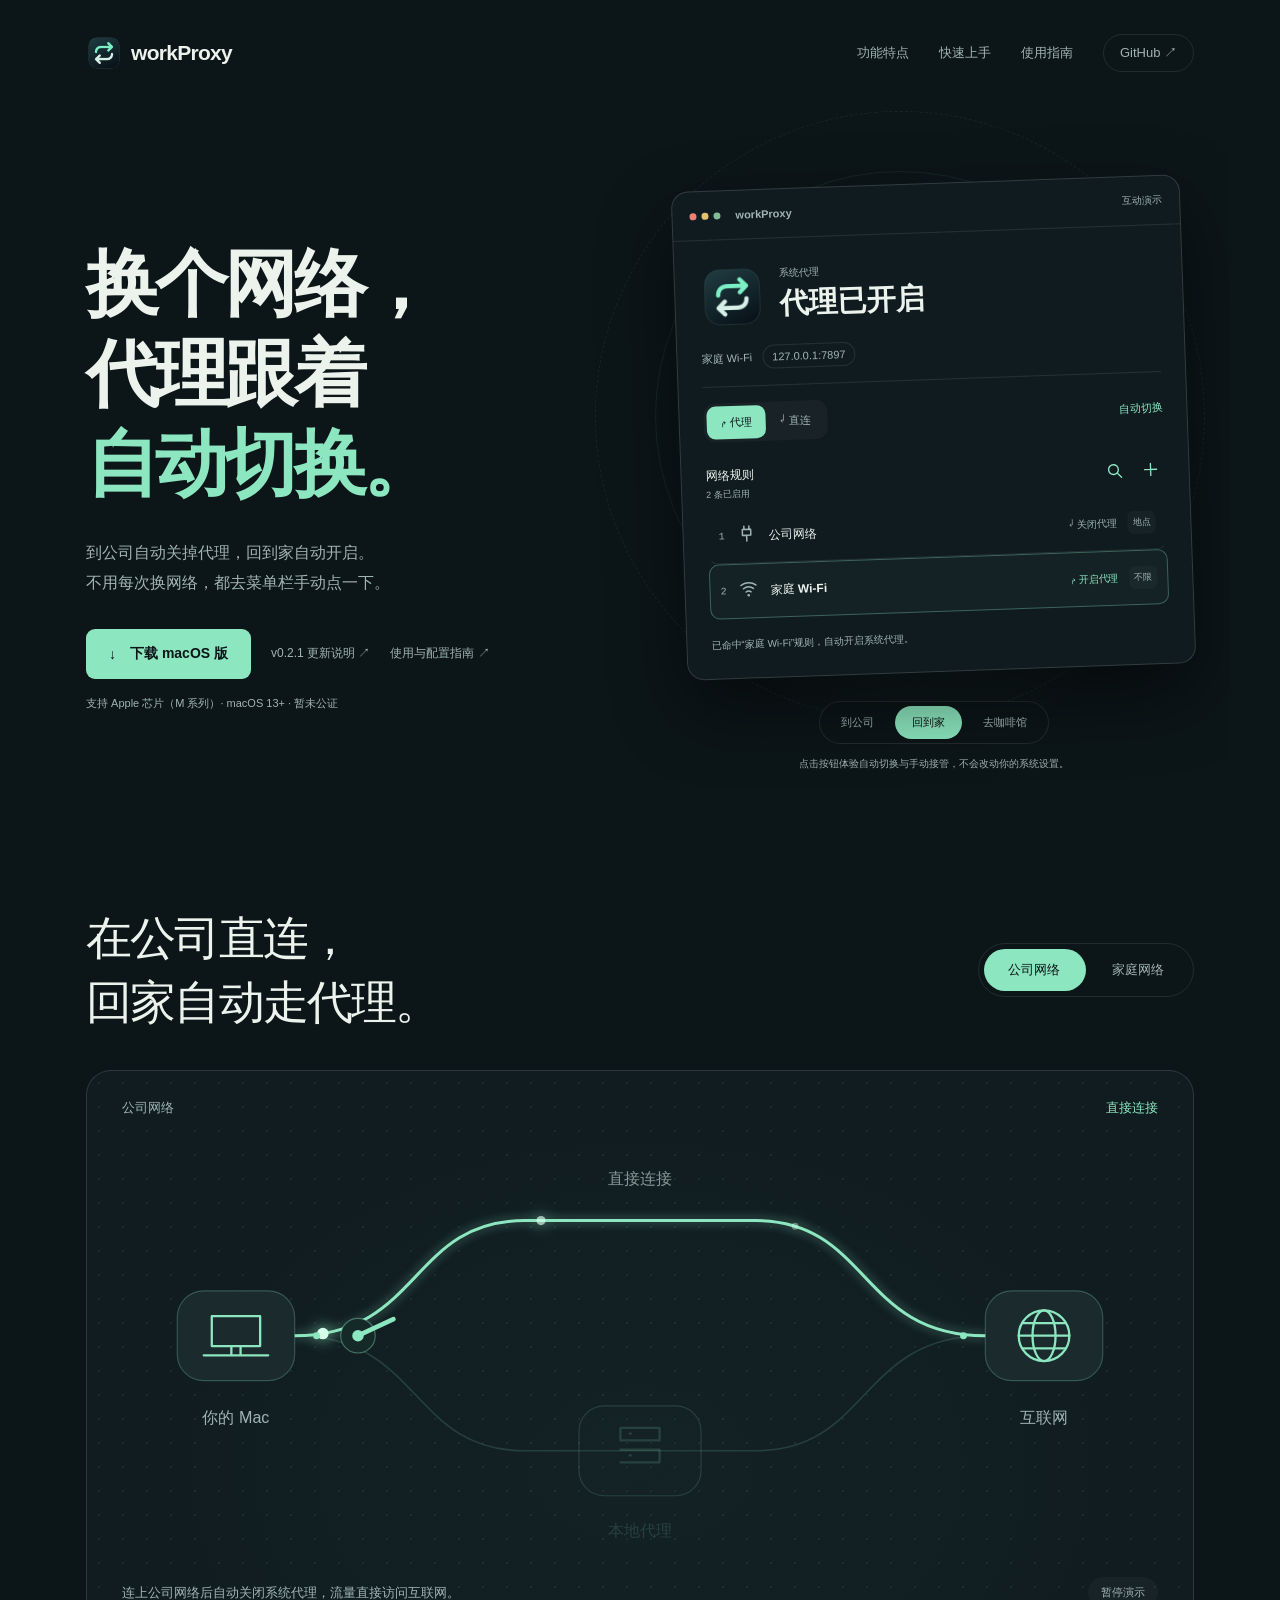
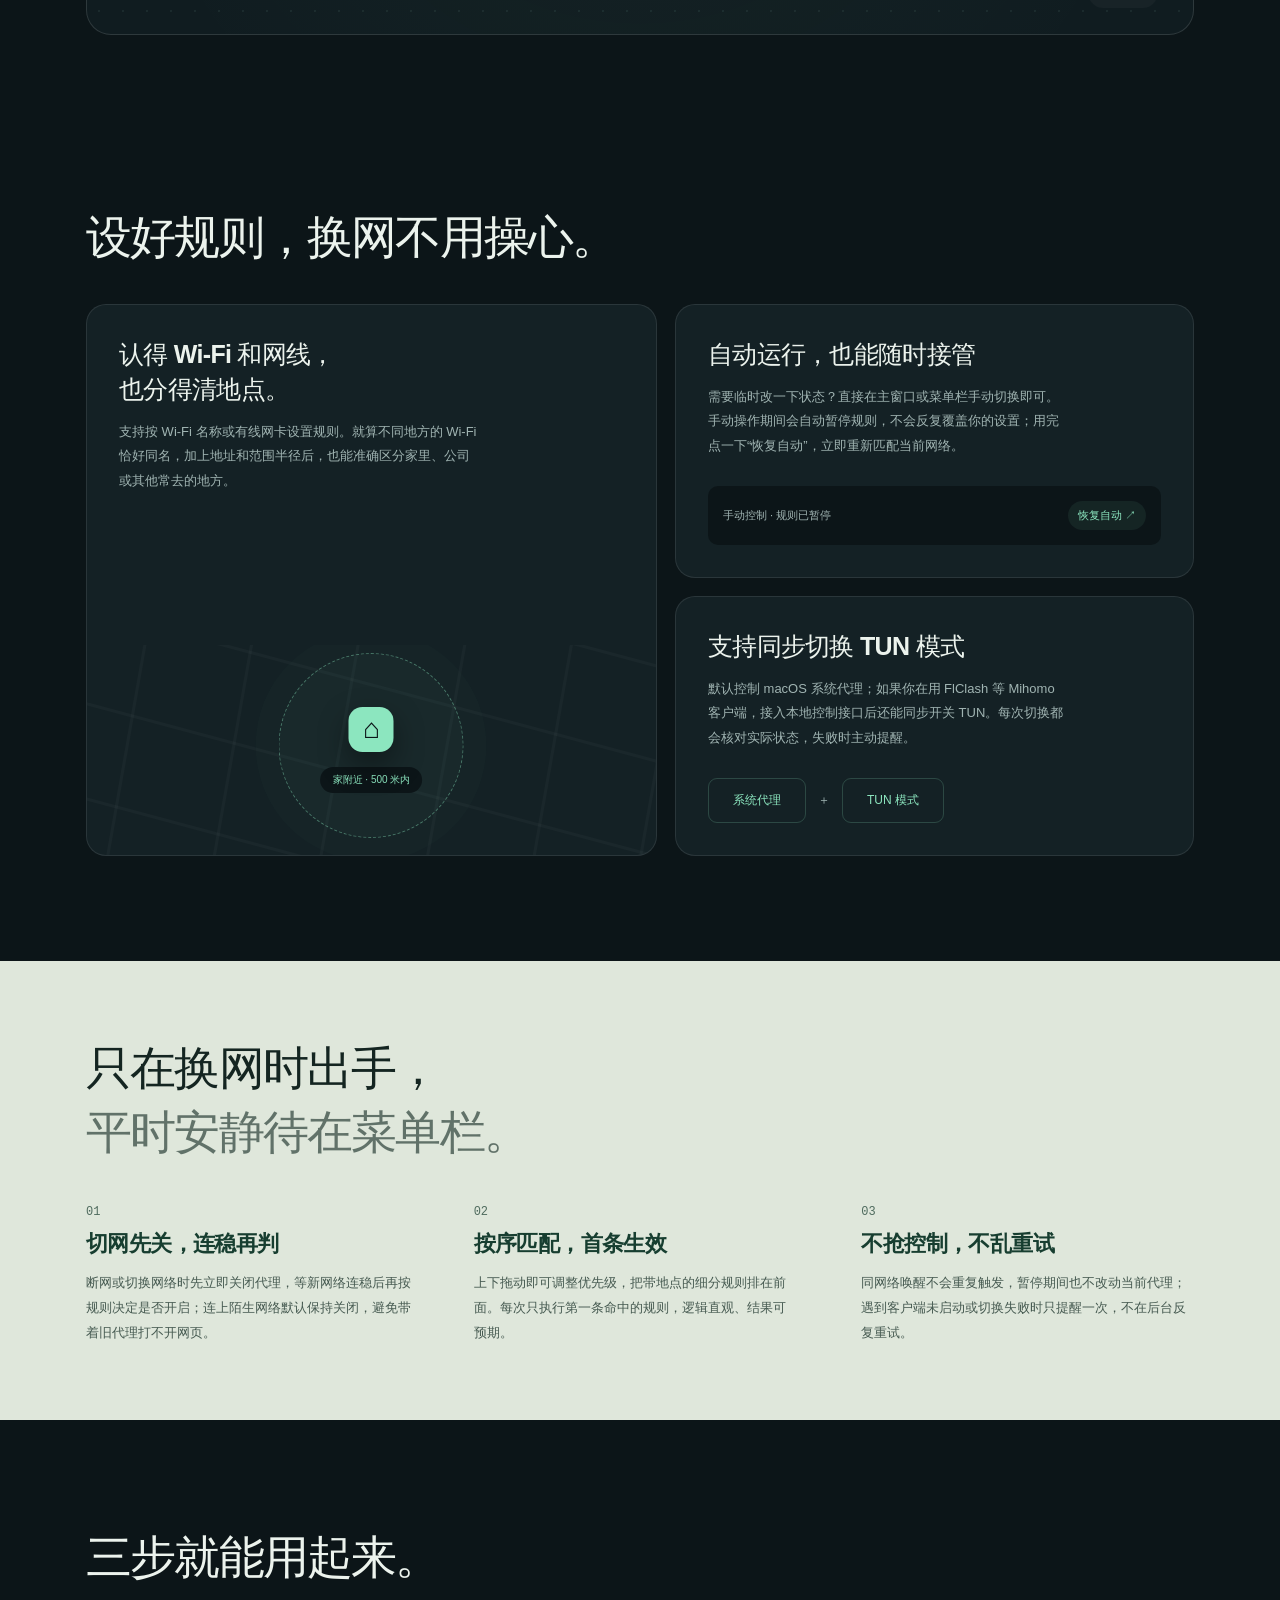
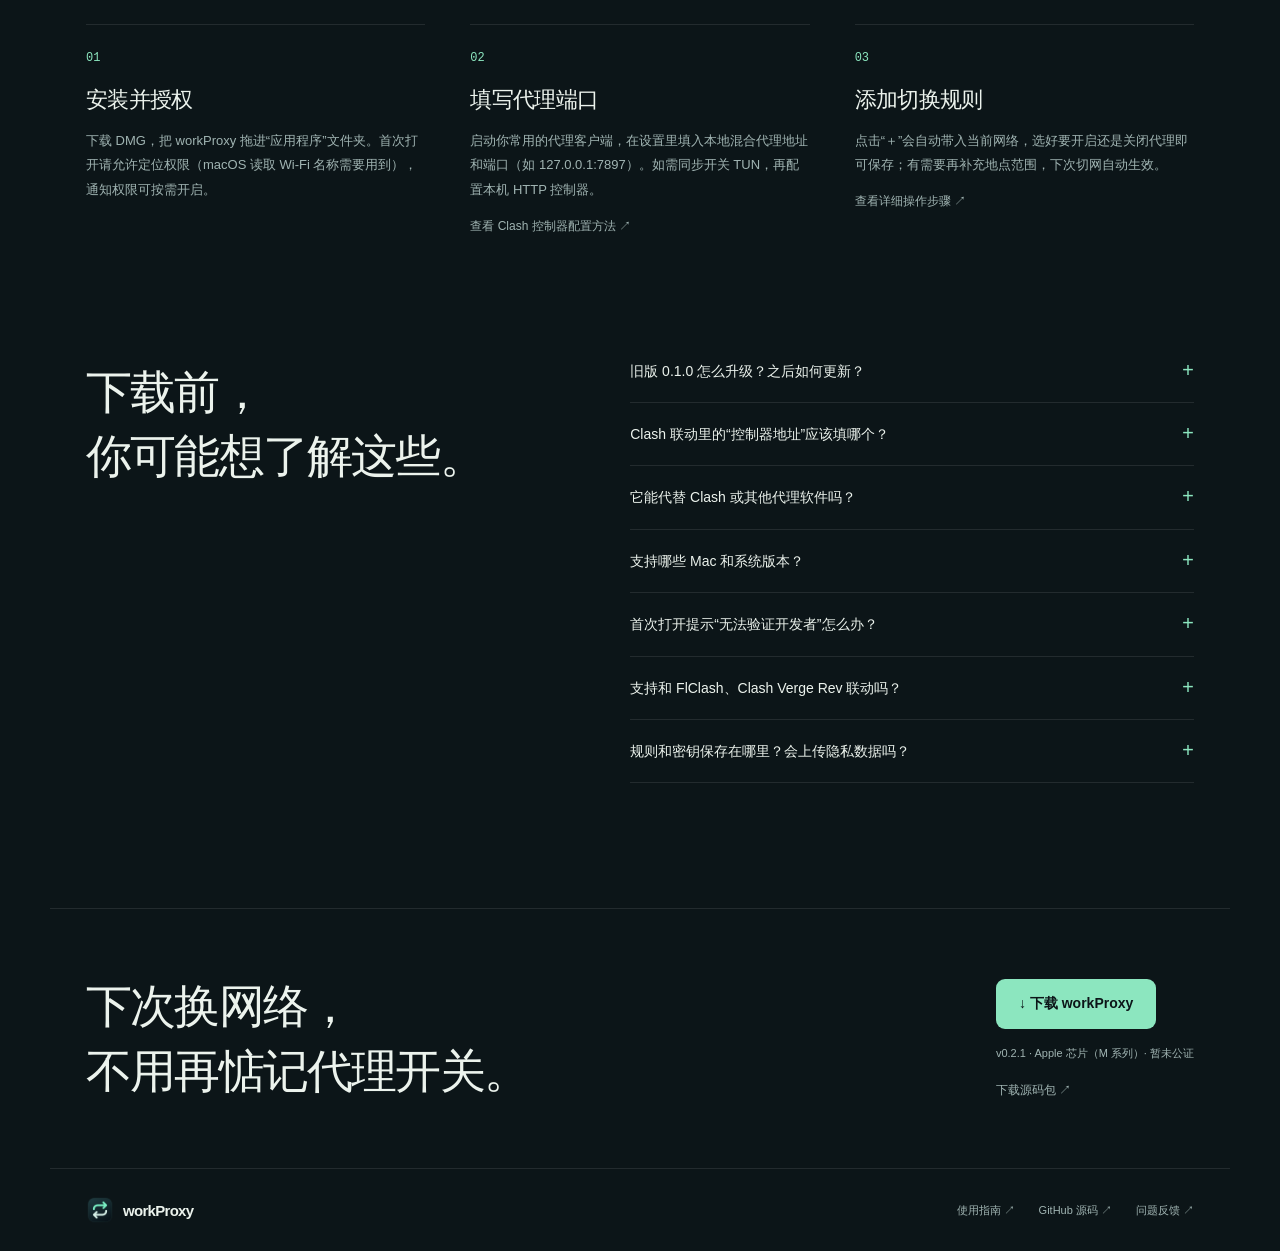
<file: site/index.html>
<!doctype html>
<html lang="zh-CN">
<head>
<meta charset="utf-8">
<meta name="viewport" content="width=device-width, initial-scale=1">
<meta name="theme-color" content="#0c1518">
<meta name="description" content="workProxy 是一款原生 macOS 菜单栏小工具，可根据 Wi-Fi、有线网络和所在地点自动开关系统代理，并支持联动切换 Mihomo TUN 模式。">
<meta property="og:title" content="workProxy — 换个网络，代理自动切换">
<meta property="og:description" content="到公司自动关代理，回到家自动开启。不用每次换网都去菜单栏手动点一下。">
<meta property="og:type" content="website">
<title>workProxy — 换个网络，代理自动切换</title>
<link rel="icon" href="./icon.png">
<link rel="stylesheet" href="./style.css">
<script src="./app.js" defer></script>
</head>
<body>
<a class="skip" href="#main">跳到主要内容</a>
<header class="nav wrap">
<a class="brand" href="./"><img src="./icon.png" width="36" height="36" alt="">workProxy</a>
<nav aria-label="主导航"><a href="#features">功能特点</a><a href="#start">快速上手</a><a href="./guide.html">使用指南</a><a class="github" href="https://github.com/sawyerfeng/workProxy">GitHub <span aria-hidden="true">↗</span></a></nav>
</header>
<main id="main">
<section class="hero wrap">
<div class="hero-copy">
<h1>换个网络，<br>代理跟着<br><em>自动切换。</em></h1>
<p class="intro">到公司自动关掉代理，回到家自动开启。<br>不用每次换网络，都去菜单栏手动点一下。</p>
<div class="actions"><a class="button primary" href="https://github.com/sawyerfeng/workProxy/releases/download/v0.2.1/workProxy-0.2.1-macos-arm64.dmg"><span aria-hidden="true">↓</span> 下载 macOS 版</a><a class="text-link" href="https://github.com/sawyerfeng/workProxy/releases/tag/v0.2.1">v0.2.1 更新说明 ↗</a><a class="text-link" href="./guide.html">使用与配置指南 ↗</a></div>
<p class="download-note">支持 Apple 芯片（M 系列）· macOS 13+ · 暂未公证</p>
</div>
<div class="hero-demo">
<div class="orbit orbit-one"></div><div class="orbit orbit-two"></div>
<div class="app-window">
<div class="window-title"><span class="traffic" aria-hidden="true"><i></i><i></i><i></i></span><span>workProxy</span><span class="demo-tag">互动演示</span></div>
<div class="window-content">
<div class="connection">
<div class="network-symbol" aria-hidden="true"><img src="./icon.png" width="64" height="64" alt=""></div>
<div><span class="tiny">系统代理</span><strong id="proxy-state" aria-live="polite">代理已开启</strong></div>
</div>
<div class="network-line"><span id="network-name">家庭 Wi-Fi</span><span class="endpoint-chip">127.0.0.1:7897</span></div>
<div class="demo-controls"><div role="group" aria-label="演示手动开关"><button data-proxy="on" aria-pressed="true">↱ 代理</button><button data-proxy="off" aria-pressed="false">↲ 直连</button></div><button id="demo-auto" aria-pressed="true">自动切换</button></div>
<div class="rules-title"><div><span>网络规则</span><span class="rule-count">2 条已启用</span></div><div class="demo-tools"><button id="demo-search-toggle" aria-label="搜索演示规则" aria-expanded="false" aria-controls="demo-search"><svg viewBox="0 0 24 24" aria-hidden="true"><circle cx="10.5" cy="10.5" r="6.5"/><path d="m16 16 5 5"/></svg></button><a href="./guide.html#rules" aria-label="查看添加规则说明"><svg viewBox="0 0 24 24" aria-hidden="true"><path d="M12 4v16M4 12h16"/></svg></a></div></div>
<input id="demo-search" type="search" aria-label="搜索演示规则" placeholder="搜索规则或网络名称" hidden>
<div class="rule" data-rule="office"><span class="rule-priority">1</span><span class="rule-icon" aria-hidden="true"><svg viewBox="0 0 24 24"><path d="M9 3v4m6-4v4M7 7h10v7H7zm5 7v7"/></svg></span><div><strong>公司网络</strong></div><span class="rule-action off">↲ 关闭代理</span><span class="rule-location" title="指定地点：办公室 · 500 米内">地点</span></div>
<div class="rule active" data-rule="home"><span class="rule-priority">2</span><span class="rule-icon" aria-hidden="true"><svg viewBox="0 0 24 24"><path d="M3 8a15 15 0 0 1 18 0M6 12a10 10 0 0 1 12 0M9 16a5 5 0 0 1 6 0"/><circle cx="12" cy="20" r=".7"/></svg></span><div><strong>家庭 Wi-Fi</strong></div><span class="rule-action">↱ 开启代理</span><span class="rule-location" title="不限地点">不限</span></div>
<p id="demo-no-results" hidden>没有找到匹配的规则</p>
<div class="demo-result" id="demo-result">已命中“家庭 Wi-Fi”规则，自动开启系统代理。</div>
</div>
</div>
<div class="scene-picker" role="group" aria-label="切换演示场景">
<button data-scene="office" aria-pressed="false">到公司</button><button data-scene="home" aria-pressed="true">回到家</button><button data-scene="cafe" aria-pressed="false">去咖啡馆</button>
</div>
<p class="demo-note">点击按钮体验自动切换与手动接管，不会改动你的系统设置。</p>
</div>
</section>
<section class="journey wrap section" aria-label="网络流向示意">
<div class="journey-heading"><h2>在公司直连，<br>回家自动走代理。</h2><div class="journey-controls" role="group" aria-label="选择演示网络"><button data-route="direct" aria-pressed="true">公司网络</button><button data-route="proxy" aria-pressed="false">家庭网络</button></div></div>
<div class="journey-panel" data-route="direct">
<div class="journey-grid" aria-hidden="true"></div>
<div class="journey-caption"><span id="journey-label">公司网络</span><strong id="journey-state" aria-live="polite">直接连接</strong></div>
<svg class="route-diagram" viewBox="0 0 900 400" role="img" aria-label="示意图：在公司网络下 Mac 直接连接互联网；在家庭网络下流量经由本地代理转发">
<defs>
<path id="direct-path" d="M150 190C260 190 250 90 350 90H550C650 90 640 190 750 190"/>
<path id="proxy-path" d="M150 190C260 190 250 290 350 290H550C650 290 640 190 750 190"/>
</defs>
<g class="connection-track direct-track"><use href="#direct-path" class="route-base"/>
<text x="450" y="58">直接连接</text>
</g>
<g class="connection-track proxy-track"><use href="#proxy-path" class="route-base"/>
</g>
<g class="active-stream" aria-hidden="true">
<path class="active-glow" d="M150 190C260 190 250 90 350 90H550C650 90 640 190 750 190"/>
<path class="active-route" d="M150 190C260 190 250 90 350 90H550C650 90 640 190 750 190"/>
<circle class="flow-packet" r="5"/><circle class="flow-packet" r="4"/><circle class="flow-packet" r="3"/>
</g>
<g class="proxy-server"><rect x="397" y="251" width="106" height="78" rx="22"/>
<path d="M433 270H467V281H433ZM433 289H467V300H433M441 275H442M441 294H442"/>
<text x="450" y="364">本地代理</text></g>
<g class="switch-gate" aria-hidden="true"><circle cx="205" cy="190" r="15"/><path class="switch-lever" d="M205 190L239 190"/><circle class="switch-hub" cx="205" cy="190" r="5"/></g>
<g class="endpoint computer"><rect x="48" y="151" width="102" height="78" rx="23"/><path d="M78 173H120V199H78ZM71 207H127M95 199V207M103 199V207"/><text x="99" y="266">你的 Mac</text></g>
<g class="endpoint internet"><rect x="750" y="151" width="102" height="78" rx="23"/><circle cx="801" cy="190" r="22"/><ellipse cx="801" cy="190" rx="10" ry="22"/><path d="M779 190H823M782 179H820M782 201H820"/><text x="801" y="266">互联网</text></g>
<circle class="junction" cx="169" cy="190" r="3"/><circle class="junction" cx="731" cy="190" r="3"/>
</svg>
<div class="journey-bottom"><p id="journey-detail">连上公司网络后自动关闭系统代理，流量直接访问互联网。</p><button class="motion-toggle" aria-pressed="false" aria-label="暂停自动演示">暂停演示</button></div>
</div>
</section>
<section id="features" class="features wrap section">
<div class="section-heading"><h2>设好规则，换网不用操心。</h2></div>
<div class="feature-grid">
<article class="feature large"><h3>认得 Wi-Fi 和网线，<br>也分得清地点。</h3><p>支持按 Wi-Fi 名称或有线网卡设置规则。就算不同地方的 Wi-Fi 恰好同名，加上地址和范围半径后，也能准确区分家里、公司或其他常去的地方。</p><div class="map-art" aria-hidden="true"><div class="map-radius"></div><span class="map-pin">⌂</span><span class="map-label">家附近 · 500 米内</span><span class="map-road road-a"></span><span class="map-road road-b"></span></div></article>
<article class="feature"><h3>自动运行，也能随时接管</h3><p>需要临时改一下状态？直接在主窗口或菜单栏手动切换即可。手动操作期间会自动暂停规则，不会反复覆盖你的设置；用完点一下“恢复自动”，立即重新匹配当前网络。</p><div class="control-art" aria-hidden="true"><span>手动控制 · 规则已暂停</span><span class="pill">恢复自动 ↗</span></div></article>
<article class="feature"><h3>支持同步切换 TUN 模式</h3><p>默认控制 macOS 系统代理；如果你在用 FlClash 等 Mihomo 客户端，接入本地控制接口后还能同步开关 TUN。每次切换都会核对实际状态，失败时主动提醒。</p><div class="tun-art" aria-hidden="true"><span>系统代理</span><i>＋</i><span>TUN 模式</span></div></article>
</div>
</section>
<section class="quiet-band">
<div class="wrap quiet-content"><h2>只在换网时出手，<br><span>平时安静待在菜单栏。</span></h2><div class="quiet-facts"><p><b><span>01</span>切网先关，连稳再判</b>断网或切换网络时先立即关闭代理，等新网络连稳后再按规则决定是否开启；连上陌生网络默认保持关闭，避免带着旧代理打不开网页。</p><p><b><span>02</span>按序匹配，首条生效</b>上下拖动即可调整优先级，把带地点的细分规则排在前面。每次只执行第一条命中的规则，逻辑直观、结果可预期。</p><p><b><span>03</span>不抢控制，不乱重试</b>同网络唤醒不会重复触发，暂停期间也不改动当前代理；遇到客户端未启动或切换失败时只提醒一次，不在后台反复重试。</p></div></div>
</section>
<section id="start" class="section wrap start">
<div class="section-heading"><h2>三步就能用起来。</h2></div>
<ol class="steps"><li><span>01</span><h3>安装并授权</h3><p>下载 DMG，把 workProxy 拖进“应用程序”文件夹。首次打开请允许定位权限（macOS 读取 Wi-Fi 名称需要用到），通知权限可按需开启。</p></li><li><span>02</span><h3>填写代理端口</h3><p>启动你常用的代理客户端，在设置里填入本地混合代理地址和端口（如 127.0.0.1:7897）。如需同步开关 TUN，再配置本机 HTTP 控制器。</p><a class="text-link" href="./guide.html#controller">查看 Clash 控制器配置方法 ↗</a></li><li><span>03</span><h3>添加切换规则</h3><p>点击“＋”会自动带入当前网络，选好要开启还是关闭代理即可保存；有需要再补充地点范围，下次切网自动生效。</p><a class="text-link" href="./guide.html#rules">查看详细操作步骤 ↗</a></li></ol>
</section>
<section class="faq wrap section">
<div><h2>下载前，<br>你可能想了解这些。</h2></div>
<div class="questions">
<details><summary>旧版 0.1.0 怎么升级？之后如何更新？</summary><p>如果你还在用 0.1.0，请先手动下载安装一次最新版 DMG（拖入“应用程序”覆盖旧版）。从 0.2.0 起已内置自动更新功能，后续可直接在应用内检查、下载并完成安装，也可在设置中关闭自动检查。<a href="./guide.html#updates">查看更新说明 ↗</a></p></details>
<details><summary>Clash 联动里的“控制器地址”应该填哪个？</summary><p>请填写客户端开放的本机 HTTP 外部控制器地址（例如 <code>http://127.0.0.1:9090</code>），不要填成代理流量端口（如 7897）或带 <code>/ui</code> 的网页面板地址。<a href="./guide.html#controller">查看 FlClash / Clash Verge Rev 配置指南 ↗</a></p></details>
<details><summary>它能代替 Clash 或其他代理软件吗？</summary><p>不能。workProxy 本身不提供节点、订阅或代理服务，它只负责按规则帮你自动开关代理，需要配合 Clash、FlClash、Clash Verge Rev 等已有客户端一起使用。</p></details>
<details><summary>支持哪些 Mac 和系统版本？</summary><p>目前提供的 DMG 安装包支持搭载 Apple 芯片（M 系列）的 Mac，系统要求 macOS 13 及以上。Intel 机型可以拉取源码自行编译，但暂未经过真机测试。</p></details>
<details><summary>首次打开提示“无法验证开发者”怎么办？</summary><p>应用目前使用本地临时签名打包，暂未经过 Apple 公证，首次打开可能会被系统安全检查拦截。确认安装包来自官方 GitHub Releases 后，可在“系统设置 → 隐私与安全性”中手动允许运行，也可以直接下载源码自行构建。</p></details>
<details><summary>支持和 FlClash、Clash Verge Rev 联动吗？</summary><p>只要客户端开启了本机 Mihomo HTTP 外部控制器，填好地址和密钥即可联动（目前已在 FlClash 上实测，Clash Verge Rev 尚未完整验证）。建议同时关掉客户端自带的“系统代理守护”，避免两边互相覆盖。另外，系统代理和 TUN 是分步切换的，若客户端重启重载或某一步未生效，界面都会明确提示。</p></details>
<details><summary>规则和密钥保存在哪里？会上传隐私数据吗？</summary><p>所有规则、地点坐标和控制器密钥都只保存在本机的 <code>~/Library/Application Support/workProxy/settings.json</code> 中（仅当前用户可读写）。密钥目前以明文存储，暂未接入系统钥匙串，反馈问题时请不要上传该文件。除搜索地址、展示地图（调用 Apple 系统服务）和检查更新外，应用不会联网发送任何数据。</p></details>
</div>
</section>
<section class="final-cta wrap"><div><h2>下次换网络，<br>不用再惦记代理开关。</h2></div><div><a class="button primary" href="https://github.com/sawyerfeng/workProxy/releases/download/v0.2.1/workProxy-0.2.1-macos-arm64.dmg">↓ 下载 workProxy</a><p class="download-note">v0.2.1 · Apple 芯片（M 系列）· 暂未公证</p><a class="text-link" href="https://github.com/sawyerfeng/workProxy/releases/download/v0.2.1/workProxy-0.2.1-source.zip">下载源码包 ↗</a></div></section>
</main>
<footer class="wrap"><a class="brand" href="./"><img src="./icon.png" width="28" height="28" alt="">workProxy</a><div><a href="./guide.html">使用指南 ↗</a><a href="https://github.com/sawyerfeng/workProxy/tree/main">GitHub 源码 ↗</a><a href="https://github.com/sawyerfeng/workProxy/issues">问题反馈 ↗</a></div></footer>
</body>
</html>
</file>
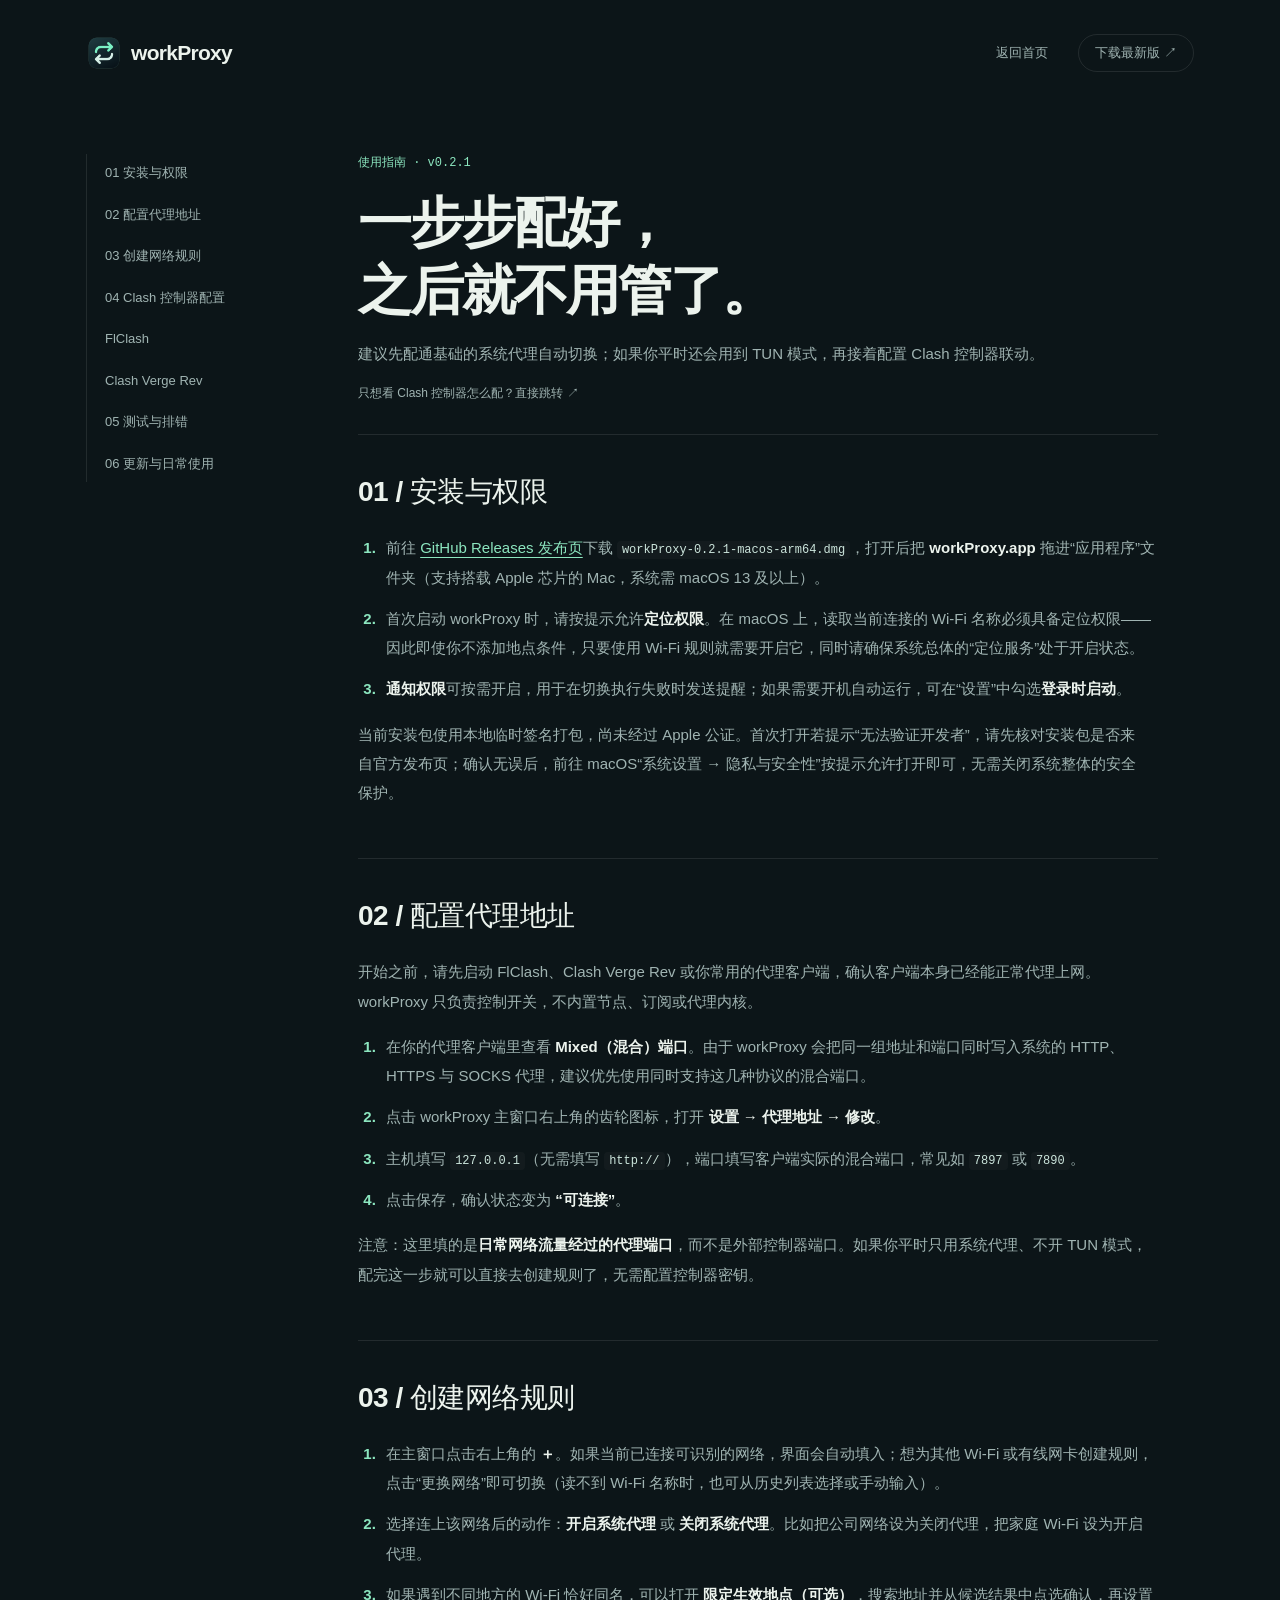
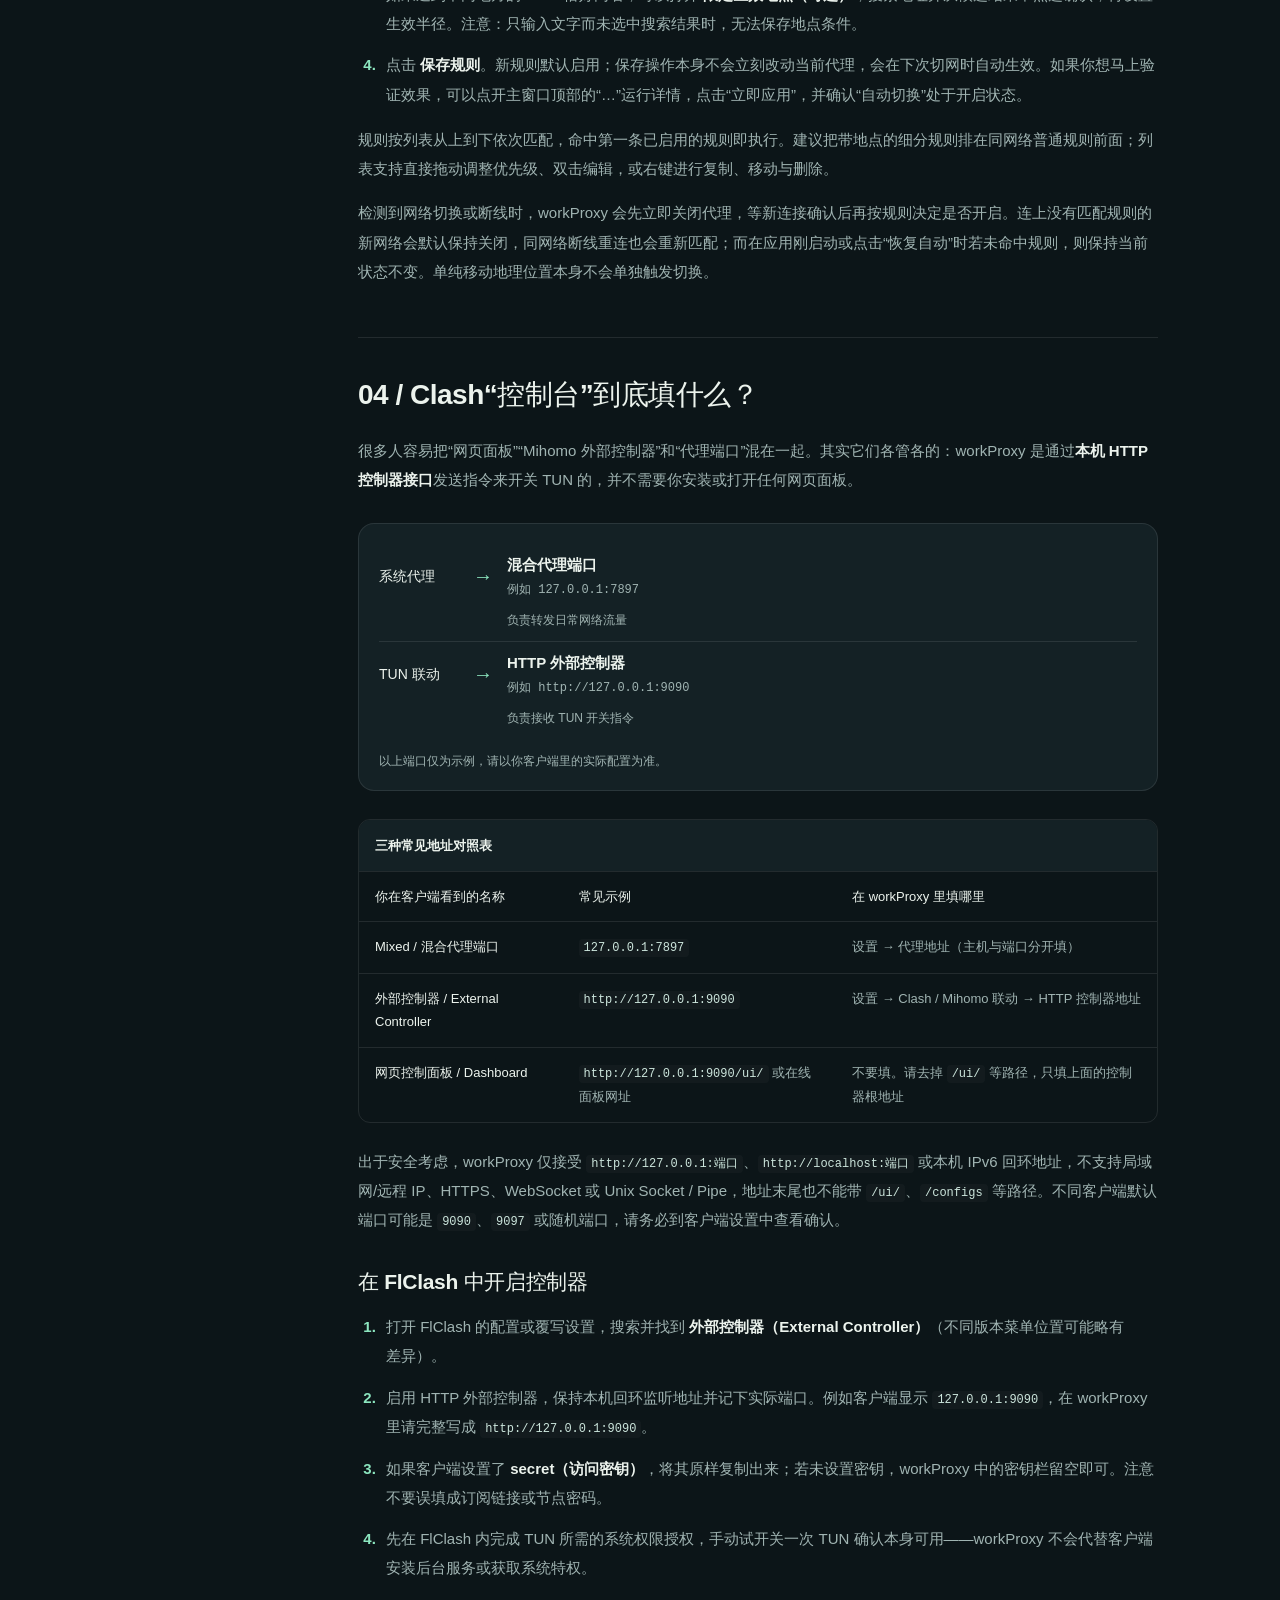
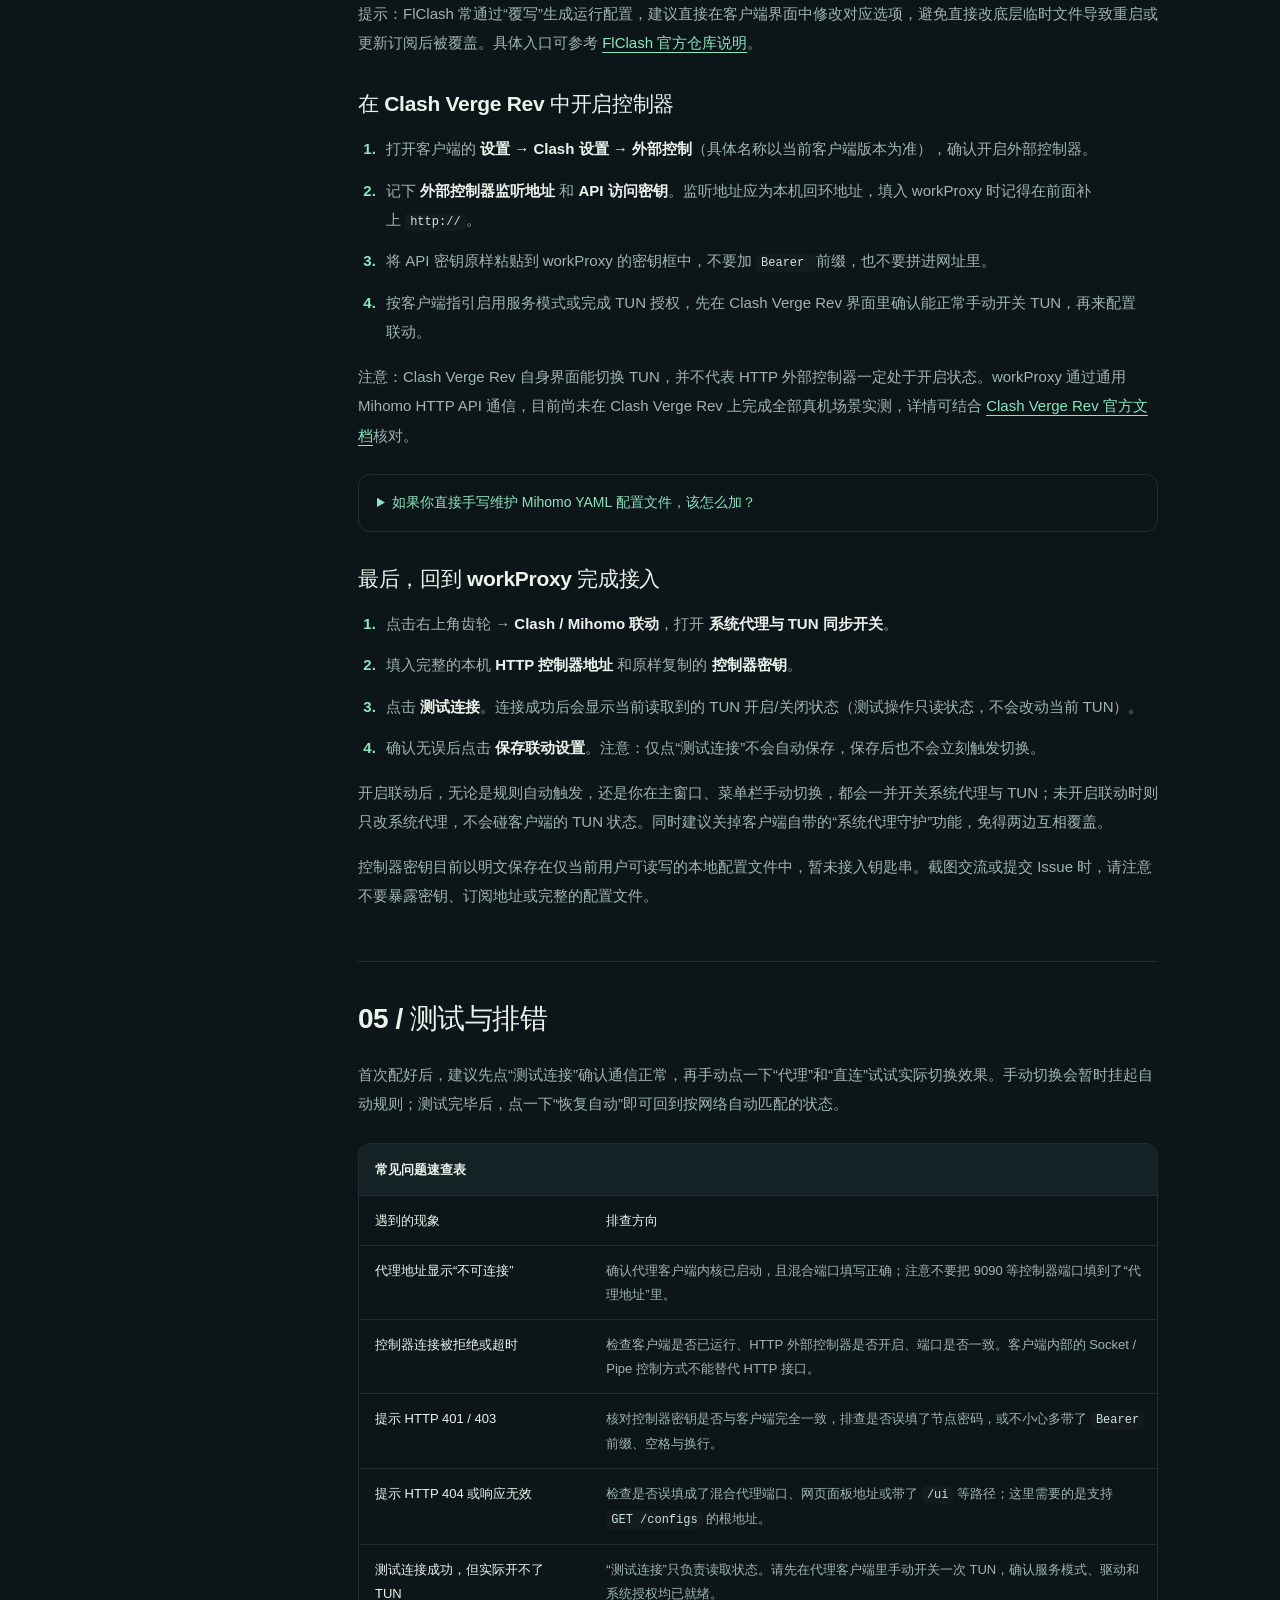
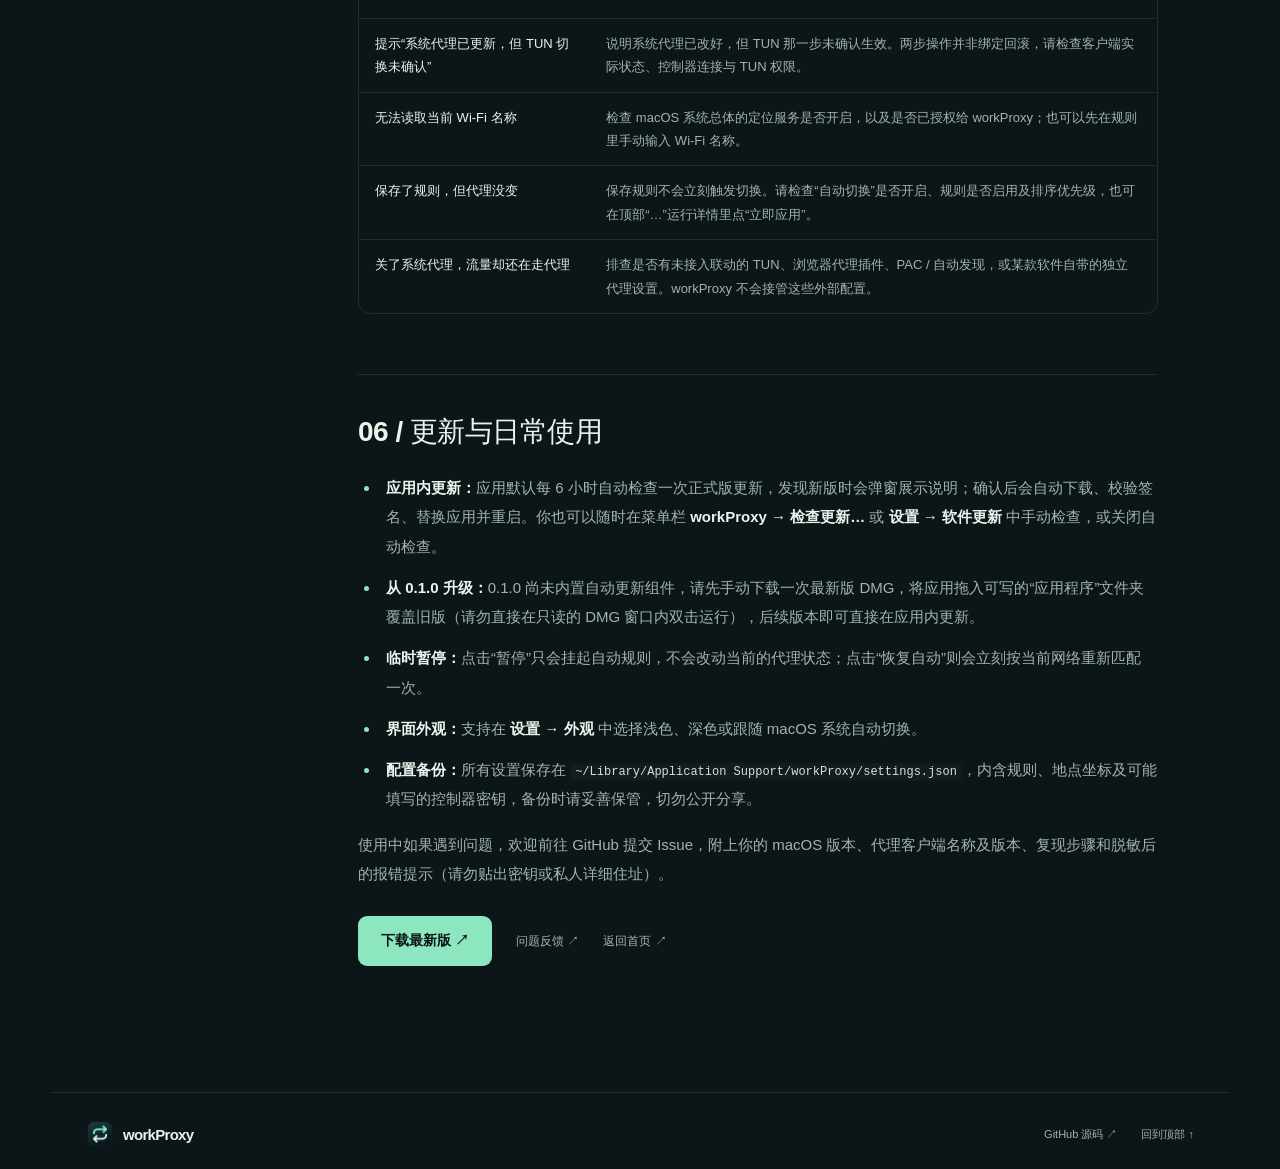
<file: site/guide.html>
<!doctype html>
<html lang="zh-CN">
<head>
<meta charset="utf-8">
<meta name="viewport" content="width=device-width, initial-scale=1">
<meta name="theme-color" content="#0c1518">
<meta name="description" content="workProxy 使用与配置指南：首次安装授权、本地代理端口设置、网络与地点规则创建，以及 FlClash / Clash Verge Rev 的 HTTP 控制器与 TUN 联动配置。">
<title>使用与配置指南 — workProxy</title>
<link rel="icon" href="./icon.png">
<link rel="stylesheet" href="./style.css">
<link rel="stylesheet" href="./guide.css">
</head>
<body class="guide-page">
<a class="skip" href="#main">跳到主要内容</a>
<header class="nav wrap"><a class="brand" href="./"><img src="./icon.png" width="36" height="36" alt="">workProxy</a><nav aria-label="主导航"><a href="./">返回首页</a><a class="github" href="https://github.com/sawyerfeng/workProxy/releases/latest">下载最新版 ↗</a></nav></header>
<div class="guide-layout wrap">
<aside class="guide-sidebar"><nav aria-label="文档目录"><a href="#install">01 安装与权限</a><a href="#proxy">02 配置代理地址</a><a href="#rules">03 创建网络规则</a><a href="#controller">04 Clash 控制器配置</a><a href="#flclash">FlClash</a><a href="#verge">Clash Verge Rev</a><a href="#verify">05 测试与排错</a><a href="#updates">06 更新与日常使用</a></nav></aside>
<main id="main" class="guide-content">
<div class="guide-heading"><span class="release-label">使用指南 · v0.2.1</span><h1>一步步配好，<br>之后就不用管了。</h1><p>建议先配通基础的系统代理自动切换；如果你平时还会用到 TUN 模式，再接着配置 Clash 控制器联动。</p><a class="text-link" href="#controller">只想看 Clash 控制器怎么配？直接跳转 ↗</a></div>

<section id="install"><h2>01 / 安装与权限</h2>
<ol><li>前往 <a href="https://github.com/sawyerfeng/workProxy/releases/latest">GitHub Releases 发布页</a>下载 <code>workProxy-0.2.1-macos-arm64.dmg</code>，打开后把 <strong>workProxy.app</strong> 拖进“应用程序”文件夹（支持搭载 Apple 芯片的 Mac，系统需 macOS 13 及以上）。</li><li>首次启动 workProxy 时，请按提示允许<strong>定位权限</strong>。在 macOS 上，读取当前连接的 Wi-Fi 名称必须具备定位权限——因此即使你不添加地点条件，只要使用 Wi-Fi 规则就需要开启它，同时请确保系统总体的“定位服务”处于开启状态。</li><li><strong>通知权限</strong>可按需开启，用于在切换执行失败时发送提醒；如果需要开机自动运行，可在“设置”中勾选<strong>登录时启动</strong>。</li></ol>
<p>当前安装包使用本地临时签名打包，尚未经过 Apple 公证。首次打开若提示“无法验证开发者”，请先核对安装包是否来自官方发布页；确认无误后，前往 macOS“系统设置 → 隐私与安全性”按提示允许打开即可，无需关闭系统整体的安全保护。</p>
</section>

<section id="proxy"><h2>02 / 配置代理地址</h2>
<p>开始之前，请先启动 FlClash、Clash Verge Rev 或你常用的代理客户端，确认客户端本身已经能正常代理上网。workProxy 只负责控制开关，不内置节点、订阅或代理内核。</p>
<ol><li>在你的代理客户端里查看 <strong>Mixed（混合）端口</strong>。由于 workProxy 会把同一组地址和端口同时写入系统的 HTTP、HTTPS 与 SOCKS 代理，建议优先使用同时支持这几种协议的混合端口。</li><li>点击 workProxy 主窗口右上角的齿轮图标，打开 <strong>设置 → 代理地址 → 修改</strong>。</li><li>主机填写 <code>127.0.0.1</code>（无需填写 <code>http://</code>），端口填写客户端实际的混合端口，常见如 <code>7897</code> 或 <code>7890</code>。</li><li>点击保存，确认状态变为 <strong>“可连接”</strong>。</li></ol>
<p>注意：这里填的是<strong>日常网络流量经过的代理端口</strong>，而不是外部控制器端口。如果你平时只用系统代理、不开 TUN 模式，配完这一步就可以直接去创建规则了，无需配置控制器密钥。</p>
</section>

<section id="rules"><h2>03 / 创建网络规则</h2>
<ol><li>在主窗口点击右上角的 <strong>＋</strong>。如果当前已连接可识别的网络，界面会自动填入；想为其他 Wi-Fi 或有线网卡创建规则，点击“更换网络”即可切换（读不到 Wi-Fi 名称时，也可从历史列表选择或手动输入）。</li><li>选择连上该网络后的动作：<strong>开启系统代理</strong> 或 <strong>关闭系统代理</strong>。比如把公司网络设为关闭代理，把家庭 Wi-Fi 设为开启代理。</li><li>如果遇到不同地方的 Wi-Fi 恰好同名，可以打开 <strong>限定生效地点（可选）</strong>，搜索地址并从候选结果中点选确认，再设置生效半径。注意：只输入文字而未选中搜索结果时，无法保存地点条件。</li><li>点击 <strong>保存规则</strong>。新规则默认启用；保存操作本身不会立刻改动当前代理，会在下次切网时自动生效。如果你想马上验证效果，可以点开主窗口顶部的“…”运行详情，点击“立即应用”，并确认“自动切换”处于开启状态。</li></ol>
<p>规则按列表从上到下依次匹配，命中第一条已启用的规则即执行。建议把带地点的细分规则排在同网络普通规则前面；列表支持直接拖动调整优先级、双击编辑，或右键进行复制、移动与删除。</p>
<p>检测到网络切换或断线时，workProxy 会先立即关闭代理，等新连接确认后再按规则决定是否开启。连上没有匹配规则的新网络会默认保持关闭，同网络断线重连也会重新匹配；而在应用刚启动或点击“恢复自动”时若未命中规则，则保持当前状态不变。单纯移动地理位置本身不会单独触发切换。</p>
</section>

<section id="controller"><h2>04 / Clash“控制台”到底填什么？</h2>
<p>很多人容易把“网页面板”“Mihomo 外部控制器”和“代理端口”混在一起。其实它们各管各的：workProxy 是通过<strong>本机 HTTP 控制器接口</strong>发送指令来开关 TUN 的，并不需要你安装或打开任何网页面板。</p>
<figure class="port-diagram" role="img" aria-label="系统代理通过混合端口转发流量；TUN 联动通过 HTTP 控制器端口发送开关指令，两者用途和端口不同。"><div><span>系统代理</span><b aria-hidden="true">→</b><strong>混合代理端口<span>例如 127.0.0.1:7897</span></strong><span>负责转发日常网络流量</span></div><div><span>TUN 联动</span><b aria-hidden="true">→</b><strong>HTTP 外部控制器<span>例如 http://127.0.0.1:9090</span></strong><span>负责接收 TUN 开关指令</span></div><figcaption>以上端口仅为示例，请以你客户端里的实际配置为准。</figcaption></figure>
<div class="table-scroll"><table><caption>三种常见地址对照表</caption><thead><tr><th>你在客户端看到的名称</th><th>常见示例</th><th>在 workProxy 里填哪里</th></tr></thead><tbody><tr><td>Mixed / 混合代理端口</td><td><code>127.0.0.1:7897</code></td><td>设置 → 代理地址（主机与端口分开填）</td></tr><tr><td>外部控制器 / External Controller</td><td><code>http://127.0.0.1:9090</code></td><td>设置 → Clash / Mihomo 联动 → HTTP 控制器地址</td></tr><tr><td>网页控制面板 / Dashboard</td><td><code>http://127.0.0.1:9090/ui/</code> 或在线面板网址</td><td>不要填。请去掉 <code>/ui/</code> 等路径，只填上面的控制器根地址</td></tr></tbody></table></div>
<p>出于安全考虑，workProxy 仅接受 <code>http://127.0.0.1:端口</code>、<code>http://localhost:端口</code> 或本机 IPv6 回环地址，不支持局域网/远程 IP、HTTPS、WebSocket 或 Unix Socket / Pipe，地址末尾也不能带 <code>/ui/</code>、<code>/configs</code> 等路径。不同客户端默认端口可能是 <code>9090</code>、<code>9097</code> 或随机端口，请务必到客户端设置中查看确认。</p>

<h3 id="flclash">在 FlClash 中开启控制器</h3>
<ol><li>打开 FlClash 的配置或覆写设置，搜索并找到 <strong>外部控制器（External Controller）</strong>（不同版本菜单位置可能略有差异）。</li><li>启用 HTTP 外部控制器，保持本机回环监听地址并记下实际端口。例如客户端显示 <code>127.0.0.1:9090</code>，在 workProxy 里请完整写成 <code>http://127.0.0.1:9090</code>。</li><li>如果客户端设置了 <strong>secret（访问密钥）</strong>，将其原样复制出来；若未设置密钥，workProxy 中的密钥栏留空即可。注意不要误填成订阅链接或节点密码。</li><li>先在 FlClash 内完成 TUN 所需的系统权限授权，手动试开关一次 TUN 确认本身可用——workProxy 不会代替客户端安装后台服务或获取系统特权。</li></ol>
<p>提示：FlClash 常通过“覆写”生成运行配置，建议直接在客户端界面中修改对应选项，避免直接改底层临时文件导致重启或更新订阅后被覆盖。具体入口可参考 <a href="https://github.com/chen08209/FlClash">FlClash 官方仓库说明</a>。</p>

<h3 id="verge">在 Clash Verge Rev 中开启控制器</h3>
<ol><li>打开客户端的 <strong>设置 → Clash 设置 → 外部控制</strong>（具体名称以当前客户端版本为准），确认开启外部控制器。</li><li>记下 <strong>外部控制器监听地址</strong> 和 <strong>API 访问密钥</strong>。监听地址应为本机回环地址，填入 workProxy 时记得在前面补上 <code>http://</code>。</li><li>将 API 密钥原样粘贴到 workProxy 的密钥框中，不要加 <code>Bearer </code> 前缀，也不要拼进网址里。</li><li>按客户端指引启用服务模式或完成 TUN 授权，先在 Clash Verge Rev 界面里确认能正常手动开关 TUN，再来配置联动。</li></ol>
<p>注意：Clash Verge Rev 自身界面能切换 TUN，并不代表 HTTP 外部控制器一定处于开启状态。workProxy 通过通用 Mihomo HTTP API 通信，目前尚未在 Clash Verge Rev 上完成全部真机场景实测，详情可结合 <a href="https://www.clashverge.dev/">Clash Verge Rev 官方文档</a>核对。</p>

<details class="guide-details"><summary>如果你直接手写维护 Mihomo YAML 配置文件，该怎么加？</summary><p>在你当前生效的配置文件或客户端覆写配置中补充以下两行即可（请保留原有其他配置，不要整份替换）：</p><pre><code>external-controller: 127.0.0.1:9090
secret: "REPLACE_WITH_YOUR_OWN_RANDOM_SECRET"</code></pre><p>请把示例中的密钥替换为你自己生成的长随机字符串，保存后在客户端重载配置。联动只需本机通信，切勿监听公网或局域网地址。更多参数说明可参考 <a href="https://wiki.metacubex.one/config/general/#外部控制-api">Mihomo 官方文档</a>。</p></details>

<h3>最后，回到 workProxy 完成接入</h3>
<ol><li>点击右上角齿轮 → <strong>Clash / Mihomo 联动</strong>，打开 <strong>系统代理与 TUN 同步开关</strong>。</li><li>填入完整的本机 <strong>HTTP 控制器地址</strong> 和原样复制的 <strong>控制器密钥</strong>。</li><li>点击 <strong>测试连接</strong>。连接成功后会显示当前读取到的 TUN 开启/关闭状态（测试操作只读状态，不会改动当前 TUN）。</li><li>确认无误后点击 <strong>保存联动设置</strong>。注意：仅点“测试连接”不会自动保存，保存后也不会立刻触发切换。</li></ol>
<p>开启联动后，无论是规则自动触发，还是你在主窗口、菜单栏手动切换，都会一并开关系统代理与 TUN；未开启联动时则只改系统代理，不会碰客户端的 TUN 状态。同时建议关掉客户端自带的“系统代理守护”功能，免得两边互相覆盖。</p>
<p>控制器密钥目前以明文保存在仅当前用户可读写的本地配置文件中，暂未接入钥匙串。截图交流或提交 Issue 时，请注意不要暴露密钥、订阅地址或完整的配置文件。</p>
</section>

<section id="verify"><h2>05 / 测试与排错</h2>
<p>首次配好后，建议先点“测试连接”确认通信正常，再手动点一下“代理”和“直连”试试实际切换效果。手动切换会暂时挂起自动规则；测试完毕后，点一下“恢复自动”即可回到按网络自动匹配的状态。</p>
<div class="table-scroll"><table><caption>常见问题速查表</caption><thead><tr><th>遇到的现象</th><th>排查方向</th></tr></thead><tbody><tr><td>代理地址显示“不可连接”</td><td>确认代理客户端内核已启动，且混合端口填写正确；注意不要把 9090 等控制器端口填到了“代理地址”里。</td></tr><tr><td>控制器连接被拒绝或超时</td><td>检查客户端是否已运行、HTTP 外部控制器是否开启、端口是否一致。客户端内部的 Socket / Pipe 控制方式不能替代 HTTP 接口。</td></tr><tr><td>提示 HTTP 401 / 403</td><td>核对控制器密钥是否与客户端完全一致，排查是否误填了节点密码，或不小心多带了 <code>Bearer </code> 前缀、空格与换行。</td></tr><tr><td>提示 HTTP 404 或响应无效</td><td>检查是否误填成了混合代理端口、网页面板地址或带了 <code>/ui</code> 等路径；这里需要的是支持 <code>GET /configs</code> 的根地址。</td></tr><tr><td>测试连接成功，但实际开不了 TUN</td><td>“测试连接”只负责读取状态。请先在代理客户端里手动开关一次 TUN，确认服务模式、驱动和系统授权均已就绪。</td></tr><tr><td>提示“系统代理已更新，但 TUN 切换未确认”</td><td>说明系统代理已改好，但 TUN 那一步未确认生效。两步操作并非绑定回滚，请检查客户端实际状态、控制器连接与 TUN 权限。</td></tr><tr><td>无法读取当前 Wi-Fi 名称</td><td>检查 macOS 系统总体的定位服务是否开启，以及是否已授权给 workProxy；也可以先在规则里手动输入 Wi-Fi 名称。</td></tr><tr><td>保存了规则，但代理没变</td><td>保存规则不会立刻触发切换。请检查“自动切换”是否开启、规则是否启用及排序优先级，也可在顶部“…”运行详情里点“立即应用”。</td></tr><tr><td>关了系统代理，流量却还在走代理</td><td>排查是否有未接入联动的 TUN、浏览器代理插件、PAC / 自动发现，或某款软件自带的独立代理设置。workProxy 不会接管这些外部配置。</td></tr></tbody></table></div>
</section>

<section id="updates"><h2>06 / 更新与日常使用</h2>
<ul><li><strong>应用内更新：</strong>应用默认每 6 小时自动检查一次正式版更新，发现新版时会弹窗展示说明；确认后会自动下载、校验签名、替换应用并重启。你也可以随时在菜单栏 <strong>workProxy → 检查更新…</strong> 或 <strong>设置 → 软件更新</strong> 中手动检查，或关闭自动检查。</li><li><strong>从 0.1.0 升级：</strong>0.1.0 尚未内置自动更新组件，请先手动下载一次最新版 DMG，将应用拖入可写的“应用程序”文件夹覆盖旧版（请勿直接在只读的 DMG 窗口内双击运行），后续版本即可直接在应用内更新。</li><li><strong>临时暂停：</strong>点击“暂停”只会挂起自动规则，不会改动当前的代理状态；点击“恢复自动”则会立刻按当前网络重新匹配一次。</li><li><strong>界面外观：</strong>支持在 <strong>设置 → 外观</strong> 中选择浅色、深色或跟随 macOS 系统自动切换。</li><li><strong>配置备份：</strong>所有设置保存在 <code>~/Library/Application Support/workProxy/settings.json</code>，内含规则、地点坐标及可能填写的控制器密钥，备份时请妥善保管，切勿公开分享。</li></ul>
<p>使用中如果遇到问题，欢迎前往 GitHub 提交 Issue，附上你的 macOS 版本、代理客户端名称及版本、复现步骤和脱敏后的报错提示（请勿贴出密钥或私人详细住址）。</p>
<div class="guide-actions"><a class="button primary" href="https://github.com/sawyerfeng/workProxy/releases/latest">下载最新版 ↗</a><a class="text-link" href="https://github.com/sawyerfeng/workProxy/issues">问题反馈 ↗</a><a class="text-link" href="./">返回首页 ↗</a></div>
</section>
</main>
</div>
<footer class="wrap"><a class="brand" href="./"><img src="./icon.png" width="28" height="28" alt="">workProxy</a><div><a href="https://github.com/sawyerfeng/workProxy">GitHub 源码 ↗</a><a href="#main">回到顶部 ↑</a></div></footer>
</body>
</html>
</file>
<file: site/style.css>
:root{color-scheme:dark;--bg:#0c1518;--panel:#142125;--ink:#ecf3ed;--muted:#a0b4b2;--mint:#8ce6bf;--line:#ffffff18;--orange:#eaaa87}
[hidden]{display:none!important}
*{box-sizing:border-box}p,summary,li{text-wrap:pretty}html{scroll-behavior:smooth;scroll-padding-top:30px}body{margin:0;background:var(--bg);color:var(--ink);font-family:-apple-system,BlinkMacSystemFont,"Segoe UI","PingFang SC","Microsoft YaHei",sans-serif;-webkit-font-smoothing:antialiased}a{color:inherit;text-decoration:none}button{font:inherit;cursor:pointer}button,a,summary{-webkit-tap-highlight-color:transparent}a:focus-visible,button:focus-visible,summary:focus-visible{outline:2px solid var(--mint);outline-offset:6px}button:disabled{cursor:wait}::selection{background:var(--mint);color:var(--bg)}.wrap{max-width:1180px;margin:auto;padding-left:36px;padding-right:36px}.skip{position:absolute;top:-60px;left:20px;background:var(--mint);color:var(--bg);padding:12px;z-index:10}.skip:focus{top:12px}
.nav{height:106px;display:flex;align-items:center;justify-content:space-between}.brand{display:flex;align-items:center;gap:9px;font-size:21px;font-weight:750;letter-spacing:-.7px}.brand img{border-radius:9px}.nav nav{display:flex;gap:30px;align-items:center;font-size:13px;color:var(--muted)}.nav a:hover,footer a:hover{color:var(--mint)}.github{border:1px solid var(--line);border-radius:30px;padding:9px 16px}
.hero{display:grid;grid-template-columns:1fr 1fr;gap:30px;align-items:center;padding-top:65px;padding-bottom:90px;overflow:hidden}h1{font-size:clamp(48px,5.7vw,76px);font-weight:650;letter-spacing:-3.8px;line-height:1.24;margin:0}h1 em{font-style:normal;color:var(--mint)}.intro{color:var(--muted);font-size:16px;line-height:1.9;margin:28px 0 30px}.actions{display:flex;gap:20px;align-items:center;flex-wrap:wrap}.button{display:inline-flex;justify-content:center;align-items:center;gap:14px;border-radius:9px;padding:16px 23px;font-size:14px;font-weight:650;transition:transform .2s,background .2s}.primary{background:var(--mint);color:var(--bg)}.primary:hover{transform:translateY(-3px);background:#b2f2d4}.text-link{font-size:12px;color:var(--muted)}.text-link:hover{color:var(--mint)}.download-note{color:var(--muted);font-size:11px;margin:15px 0 0;line-height:1.8}
.hero-demo{position:relative;padding:42px 6px 0 24px}.orbit{position:absolute;border:1px solid #8ce6bf15;border-radius:50%;width:490px;height:490px;top:0;left:0;z-index:-1}.orbit-two{width:610px;height:610px;left:-60px;top:-60px;border-style:dashed}.hero-demo:before{content:"";position:absolute;inset:0;background:radial-gradient(ellipse,#8ce6bf12,transparent 65%);z-index:-1}.app-window{background:#101b20;border:1px solid #ffffff25;border-radius:17px;box-shadow:0 30px 75px #0007;transform:rotate(-2deg)}.window-title{display:flex;align-items:center;padding:17px;border-bottom:1px solid var(--line);gap:15px;font-size:11px;font-weight:600;color:var(--muted)}.traffic{display:flex;gap:5px}.traffic i{width:7px;height:7px;background:#ee8073;border-radius:50%}.traffic i:nth-child(2){background:#e5c16e}.traffic i:nth-child(3){background:#83bb93}.demo-tag{margin-left:auto;font-weight:400;font-size:10px}.window-content{padding:24px}.connection{display:flex;align-items:center;gap:14px}.network-symbol{font-size:42px;font-weight:200;background:#8ce6bf12;color:var(--mint);width:66px;height:66px;display:grid;place-items:center;border-radius:18px}.tiny{font-size:10px;color:var(--muted);display:block;margin-bottom:4px}.connection strong{font-size:29px;font-weight:600}.network-line{display:flex;gap:7px;align-items:center;margin:22px 0 30px;color:var(--muted);font-size:11px}.automatic{margin-left:auto;font-size:10px;color:var(--mint)}.rules-title{display:flex;justify-content:space-between;font-size:12px;margin-bottom:12px}.rules-title span:last-child{color:var(--muted);font-size:9px}.rule{display:flex;gap:11px;align-items:center;border:1px solid transparent;border-bottom-color:var(--line);padding:14px 10px;border-radius:10px;transition:background .25s,border-color .25s}.rule.active{background:#8ce6bf09;border-color:#8ce6bf55}.rule-icon{color:var(--muted);font-size:20px;width:22px;text-align:center}.rule strong{font-size:12px;display:block;font-weight:550}.rule small{font-size:9px;color:var(--muted);display:block;margin-top:5px}.rule-action{font-size:10px;color:var(--mint);margin-left:auto;white-space:nowrap}.rule-action.off{color:var(--orange)}.rule-action.neutral{color:var(--muted)}.demo-result{font-size:10px;line-height:1.8;color:var(--muted);padding-top:17px;min-height:35px}.scene-picker{display:flex;justify-content:center;gap:4px;margin:29px auto 0;width:max-content;border:1px solid var(--line);border-radius:30px;background:var(--bg);padding:4px}.scene-picker button{background:none;border:0;border-radius:24px;padding:9px 17px;font-size:11px;color:var(--muted)}.scene-picker button[aria-pressed=true]{background:var(--mint);color:var(--bg)}.demo-note{text-align:center;font-size:10px;color:var(--muted);margin-top:13px}
.section{padding-top:105px;padding-bottom:105px}.section-heading{margin-bottom:42px}h2{font-size:clamp(30px,3.7vw,46px);letter-spacing:-1.8px;font-weight:550;line-height:1.4;margin:0}.section-heading>p{font-size:14px;color:var(--muted);margin-top:18px}.feature-grid{display:grid;grid-template-columns:1.1fr 1fr;gap:18px}.feature{background:var(--panel);border:1px solid var(--line);border-radius:20px;padding:32px;overflow:hidden}.feature.large{grid-row:span 2;position:relative;padding-bottom:235px}h3{font-size:25px;letter-spacing:-.7px;line-height:1.4;margin:20px 0 13px;font-weight:550}.feature p{color:var(--muted);font-size:13px;line-height:1.9;margin:0;max-width:360px}.control-art{display:flex;justify-content:space-between;align-items:center;margin-top:27px;background:var(--bg);padding:15px;border-radius:10px;font-size:11px;color:var(--muted)}.pill{border-radius:20px;background:#8ce6bf12;color:var(--mint);padding:7px 10px}.tun-art{display:flex;gap:12px;align-items:center;margin-top:27px;color:var(--mint);font-size:12px}.tun-art span{border:1px solid #8ce6bf33;border-radius:9px;padding:13px 24px}.tun-art i{color:var(--muted);font-style:normal}.map-art{position:absolute;left:0;right:0;bottom:0;height:210px;overflow:hidden;background:repeating-linear-gradient(15deg,transparent 0 52px,#ffffff07 53px 55px,transparent 56px 92px),repeating-linear-gradient(100deg,transparent 0 55px,#ffffff07 56px 58px,transparent 59px 105px)}.map-radius{position:absolute;width:185px;height:185px;left:50%;top:8px;transform:translateX(-50%);border-radius:50%;border:1px dashed #8ce6bf66;background:#8ce6bf0b;box-shadow:0 0 0 23px #8ce6bf04}.map-pin{position:absolute;left:50%;top:62px;transform:translateX(-50%);display:grid;place-items:center;width:45px;height:45px;border-radius:14px;background:var(--mint);color:var(--bg);font-size:28px;box-shadow:0 12px 30px #0006;z-index:2}.map-label{position:absolute;left:50%;top:122px;transform:translateX(-50%);font-size:10px;background:var(--bg);padding:6px 12px;border-radius:20px;color:var(--mint)}.quiet-band{background:#dfe7db;color:#142521}.quiet-content{padding-top:75px;padding-bottom:75px}.quiet-content h2 span{color:#617269}.quiet-facts{display:grid;grid-template-columns:repeat(3,1fr);gap:55px;margin-top:40px}.quiet-facts p{font-size:13px;line-height:1.9;color:#465a51;margin:0}.quiet-facts b{display:block;font-size:22px;font-weight:600;color:#173e30;margin-bottom:12px;letter-spacing:-.6px;line-height:1.4}.quiet-facts b span{display:block;font:12px ui-monospace,monospace;color:#4f6b5e;letter-spacing:0;margin:0 0 10px}.steps{list-style:none;padding:0;display:grid;grid-template-columns:repeat(3,1fr);gap:45px;margin:0}.steps li{border-top:1px solid var(--line);padding-top:22px}.steps li>span{font:12px ui-monospace,monospace;color:var(--mint)}.steps h3{font-size:22px}.steps p{font-size:13px;color:var(--muted);line-height:1.9}.faq{display:grid;grid-template-columns:.85fr 1fr;gap:65px;padding-top:20px}.faq .questions details{border-bottom:1px solid var(--line);padding:0 0 20px;margin-bottom:20px}.questions summary{font-size:14px;cursor:pointer;line-height:1.6;list-style:none;position:relative;padding-right:26px}.questions summary::-webkit-details-marker{display:none}.questions summary:after{content:"+";position:absolute;right:0;color:var(--mint);font:20px ui-monospace,monospace}.questions details[open] summary:after{content:"−"}.questions p{color:var(--muted);font-size:12px;line-height:1.9;margin-bottom:0}code{overflow-wrap:anywhere;font-size:11px}.final-cta{display:flex;align-items:center;justify-content:space-between;gap:40px;padding-top:65px;padding-bottom:65px;border-top:1px solid var(--line)}.final-cta .text-link{display:inline-block;margin-top:18px}footer{display:flex;justify-content:space-between;align-items:center;gap:20px;padding-top:27px!important;padding-bottom:27px!important;border-top:1px solid var(--line);font-size:11px;color:var(--muted)}footer .brand{font-size:15px;color:var(--ink)}footer>div{display:flex;gap:24px}
@media(min-width:1400px){.hero{padding-top:85px;padding-bottom:110px}}
@media(max-width:900px){.hero{gap:12px}.hero-demo{padding-left:0}.window-content{padding:17px}.connection strong{font-size:24px}.rule{padding-left:5px;padding-right:5px}.rule-action{font-size:9px}.actions{gap:14px}.feature{padding:25px}.quiet-facts{gap:28px}.faq{gap:30px}}
@media(max-width:700px){.wrap{padding-left:23px;padding-right:23px}.nav{height:80px}.nav nav{gap:15px}.nav nav>a:not(.github){display:none}.hero{grid-template-columns:1fr;padding-top:45px;padding-bottom:55px;gap:45px}h1{font-size:58px;letter-spacing:-3px}.hero-copy{max-width:480px}.hero-demo{max-width:460px;width:100%;margin:auto;padding:35px 7px 0}.window-content{padding:23px}.section{padding-top:65px;padding-bottom:65px}.feature-grid{grid-template-columns:1fr}.feature.large{grid-row:auto;padding-bottom:235px}.feature{padding:27px}.quiet-content{padding-top:55px;padding-bottom:55px}.quiet-facts{grid-template-columns:1fr;gap:27px}.quiet-facts p{max-width:400px}.quiet-facts b{font-size:20px;margin-bottom:8px}.steps{grid-template-columns:1fr;gap:25px}.steps h3{margin-top:12px}.faq{grid-template-columns:1fr;gap:32px;padding-top:5px}.final-cta{align-items:flex-start;flex-direction:column;padding-top:45px;padding-bottom:45px;gap:30px}footer{flex-wrap:wrap}.orbit{display:none}.intro{font-size:15px}}
@media(prefers-reduced-motion:reduce){html{scroll-behavior:auto}*,*:before,*:after{transition:none!important;animation:none!important}}

.feature h3{margin-top:0}.hero-demo{padding-top:12px}.section-heading{margin-bottom:34px}
.journey{padding-top:35px;padding-bottom:65px}
.journey-heading{display:flex;align-items:center;justify-content:space-between;gap:25px;margin-bottom:35px}
.journey-controls{display:flex;gap:4px;padding:5px;border:1px solid var(--line);border-radius:30px;flex-shrink:0}
.journey-controls button{border:0;background:transparent;color:var(--muted);font-size:13px;padding:12px 22px;border-radius:24px;transition:background .3s,color .3s}
.journey-controls button[aria-pressed=true]{background:var(--mint);color:var(--bg)}
.journey-panel{position:relative;isolation:isolate;overflow:hidden;background:#101c20;border:1px solid #ffffff20;border-radius:25px;padding:28px 35px 0}
.journey-grid{position:absolute;inset:0;z-index:-1;background:radial-gradient(ellipse at 50% 70%,#8ce6bf08,transparent 65%),radial-gradient(#87b6a918 1px,transparent 1px);background-size:auto,24px 24px}
.journey-caption{display:flex;justify-content:space-between;gap:12px;font-size:13px;color:var(--muted)}
.journey-caption strong{color:var(--mint);font-weight:500}
.route-diagram{display:block;width:100%;height:auto;margin:0;overflow:visible}
.connection-track{opacity:.16;transition:opacity .7s ease;color:var(--mint)}
.direct-track{color:#d4e7df}
.connection-track text,.endpoint text{fill:currentColor;font:14px -apple-system,BlinkMacSystemFont,"PingFang SC",sans-serif;text-anchor:middle}
.route-base{fill:none;stroke:currentColor;stroke-width:1.4}
.route-glow{fill:none;stroke:currentColor;stroke-width:7;opacity:.08}
.packet{fill:currentColor;filter:drop-shadow(0 0 5px currentColor);opacity:0}
.journey-panel[data-route="direct"] .direct-track,.journey-panel[data-route="proxy"] .proxy-track{opacity:1}
.journey-panel[data-route="direct"] .direct-track .packet,.journey-panel[data-route="proxy"] .proxy-track .packet{opacity:1}
.proxy-server rect{fill:#152c29;stroke:currentColor;stroke-width:1}
.proxy-server path{fill:none;stroke:currentColor;stroke-width:2;stroke-linecap:round;stroke-linejoin:round}
.endpoint{color:var(--ink)}.endpoint rect{fill:#1b2a2d;stroke:#8ce6bf45;stroke-width:1}
.endpoint path,.endpoint circle,.endpoint ellipse{stroke:var(--mint);fill:none;stroke-width:2;stroke-linecap:round;stroke-linejoin:round}
.endpoint text{fill:var(--muted)}.junction{fill:var(--mint)}
.journey-bottom{display:flex;align-items:center;justify-content:space-between;gap:20px;padding:0 0 26px}
.journey-bottom p{font-size:13px;color:var(--muted);margin:0}
.motion-toggle{border:0;border-radius:20px;background:#ffffff08;color:var(--muted);padding:8px 13px;font-size:11px}
.motion-toggle:hover{background:#ffffff12;color:var(--ink)}
@media(max-width:700px){.journey{padding-top:25px;padding-bottom:30px}.journey-heading{align-items:flex-start;flex-direction:column;gap:22px;margin-bottom:25px}.journey-panel{padding:22px 10px 0;border-radius:18px}.journey-caption{font-size:11px;padding:0 8px}.route-diagram{margin:20px 0}.connection-track text,.endpoint text{font-size:25px}.journey-bottom{align-items:flex-start;gap:15px;padding:0 8px 20px}.journey-bottom p{font-size:11px;line-height:1.8}.motion-toggle{white-space:nowrap;font-size:10px}.journey-controls button{font-size:12px;padding:10px 20px}}
@media(prefers-reduced-motion:reduce){.packet{display:none}.motion-toggle{display:none}}
/* A single live route bends between the two paths, so the switch stays visible. */
.journey-controls{position:relative;isolation:isolate}
.journey-controls:before{content:"";position:absolute;left:5px;top:5px;bottom:5px;width:calc(50% - 5px);background:var(--mint);border-radius:24px;z-index:-1;transition:transform .65s cubic-bezier(.22,1,.36,1)}
.journey-controls[data-route="proxy"]:before{transform:translateX(100%)}
.journey-controls button{min-width:100px}
.journey-controls button[aria-pressed=true]{background:transparent}
.active-route{fill:none;stroke:var(--mint);stroke-width:2.6;stroke-linecap:round}
.active-glow{fill:none;stroke:var(--mint);stroke-width:12;opacity:.12;filter:blur(3px)}
.flow-packet{fill:#d5ffe9;filter:drop-shadow(0 0 7px #8ce6bf)}
.flow-packet:nth-last-child(2){opacity:.7}.flow-packet:last-child{opacity:.4}
.switch-gate>circle:first-child{fill:#152a28;stroke:#8ce6bf66;stroke-width:1}
.switch-lever{stroke:var(--mint);stroke-width:4;stroke-linecap:round}
.switch-hub{fill:var(--mint)}
.journey-panel[data-route="direct"] .direct-track,.journey-panel[data-route="proxy"] .proxy-track{opacity:.6}
.proxy-server{transition:filter .7s}
.journey-panel[data-route="proxy"] .proxy-server{filter:drop-shadow(0 0 14px #8ce6bf33)}
@media(prefers-reduced-motion:reduce){.flow-packet{display:none}}

.proxy-server{color:var(--mint);opacity:.16;transition:opacity .7s,filter .7s}.proxy-server text{fill:currentColor;font:14px -apple-system,BlinkMacSystemFont,"PingFang SC",sans-serif;text-anchor:middle}.journey-panel[data-route="proxy"] .proxy-server{opacity:1}
@media(max-width:700px){.proxy-server text{font-size:25px}}

/* Match the compact 0.2 interface while keeping the demo interactive. */
.network-symbol{background:transparent;flex-shrink:0}
.network-symbol img{border-radius:18px}
.network-line{flex-wrap:wrap;margin:16px 0;gap:10px}
.endpoint-chip{border:1px solid var(--line);border-radius:20px;padding:5px 9px;font-variant-numeric:tabular-nums}
.demo-controls{display:flex;align-items:center;justify-content:space-between;gap:12px;border-top:1px solid var(--line);padding-top:16px;margin-bottom:25px}
.demo-controls>div{display:flex;padding:3px;background:#ffffff08;border-radius:12px}
.demo-controls button{border:0;background:transparent;color:var(--muted);font-size:11px;padding:9px 14px;border-radius:9px;white-space:nowrap}
.demo-controls button[data-proxy][aria-pressed=true]{background:var(--mint);color:var(--bg)}
#demo-auto{color:var(--mint);padding-right:0}
#demo-auto[aria-pressed=false]{color:var(--muted)}
.rules-title{align-items:center;gap:12px;margin-bottom:8px}
.rules-title>div:first-child{display:grid;gap:4px}
.rules-title .rule-count{font-size:10px;color:var(--muted)}
.demo-tools{display:flex;gap:8px;align-items:center}
.demo-tools button,.demo-tools a{display:grid;place-items:center;width:28px;height:28px;border:0;background:transparent;color:var(--mint);padding:5px;border-radius:6px}
.demo-tools svg{width:18px;height:18px;fill:none;stroke:currentColor;stroke-width:1.8;stroke-linecap:round}
#demo-search{width:100%;background:var(--panel);color:var(--ink);border:1px solid var(--line);border-radius:8px;padding:9px 12px;margin:4px 0 10px;font:inherit;font-size:12px}
#demo-search:focus-visible{outline:2px solid var(--mint);outline-offset:2px}
#demo-no-results{color:var(--muted);font-size:12px;text-align:center;padding:20px 0}
.rule-priority{font:10px ui-monospace,monospace;color:var(--muted)}
.rule-icon svg{width:20px;height:20px;fill:none;stroke:currentColor;stroke-width:1.8;stroke-linecap:round;stroke-linejoin:round}
.rule-location{border-radius:6px;background:#ffffff08;padding:5px;font-size:9px;color:var(--muted);white-space:nowrap}
.rule-action.off{color:var(--muted)}
.release-section{display:grid;grid-template-columns:1fr 1fr;gap:70px;padding-top:20px;padding-bottom:90px}
.release-label{display:block;color:var(--mint);font:12px ui-monospace,monospace;margin-bottom:18px}
.release-features{display:grid;gap:30px}
.release-features h3{font-size:21px;margin:0 0 10px}
.release-features p{font-size:14px;line-height:1.9;color:var(--muted);margin:0}
.release-features .text-link{display:inline-block;margin-top:12px}
.questions p a{color:var(--mint)}
@media(max-width:700px){.release-section{grid-template-columns:1fr;gap:28px;padding-top:10px;padding-bottom:55px}.rule{gap:8px}.demo-controls button{padding-left:12px;padding-right:12px}}
</file>
<file: site/guide.css>
.guide-layout{display:grid;grid-template-columns:200px minmax(0,1fr);gap:72px;padding-top:48px;padding-bottom:90px}
.guide-sidebar nav{position:sticky;top:36px;display:grid;gap:4px;border-left:1px solid var(--line);padding-left:18px}
.guide-sidebar a{font-size:13px;line-height:1.5;color:var(--muted);padding:9px 0}
.guide-sidebar a:hover{color:var(--mint)}
.guide-content{min-width:0;max-width:800px}
.guide-heading{padding-bottom:32px}
.guide-heading h1{font-size:54px;letter-spacing:-2px;line-height:1.25}
.guide-heading p{color:var(--muted);line-height:1.9;font-size:16px}
.guide-content section{padding:36px 0;border-top:1px solid var(--line);scroll-margin-top:28px}
.guide-content h2{font-size:28px;letter-spacing:-.5px;line-height:1.5;margin:0 0 20px}
.guide-content h3{font-size:21px;letter-spacing:-.3px;margin:32px 0 12px;scroll-margin-top:30px}
.guide-content p,.guide-content li{font-size:15px;line-height:1.95;color:var(--muted)}
.guide-content strong{color:var(--ink);font-weight:600}
.guide-content li{padding-left:6px;margin:12px 0}
.guide-content ol,.guide-content ul{padding-left:22px}
.guide-content li::marker{color:var(--mint);font-weight:600}
.guide-content p a,.guide-content li a{color:var(--mint);text-decoration:underline;text-underline-offset:4px}
.guide-content code{font-family:ui-monospace,SFMono-Regular,Menlo,monospace;font-size:12px;background:#ffffff07;padding:2px 5px;border-radius:4px;color:#cce5dc;overflow-wrap:anywhere}
.guide-content pre{background:var(--panel);border:1px solid var(--line);border-radius:12px;padding:18px;overflow:auto;line-height:1.9}
.guide-content pre code{padding:0;background:none;white-space:pre}
.table-scroll{max-width:100%;overflow-x:auto;margin:24px 0;border:1px solid var(--line);border-radius:12px}
.guide-content table{width:100%;border-collapse:collapse;text-align:left;font-size:13px;line-height:1.8;min-width:520px}
.guide-content caption{text-align:left;padding:14px 16px;background:var(--panel);color:var(--ink);font-weight:600}
.guide-content th,.guide-content td{padding:13px 16px;vertical-align:top;border-top:1px solid var(--line)}
.guide-content th{font-weight:500;color:var(--ink)}
.guide-content td{color:var(--muted)}
.guide-content td:first-child{color:var(--ink);min-width:140px}
.port-diagram{margin:28px 0;background:var(--panel);border:1px solid var(--line);border-radius:16px;padding:20px}
.port-diagram>div{display:grid;grid-template-columns:80px 20px minmax(0,1fr);align-items:center;gap:14px;padding:12px 0}
.port-diagram>div+div{border-top:1px solid var(--line)}
.port-diagram>div>span:last-child{grid-column:3;color:var(--muted);font-size:12px}
.port-diagram>div>span:first-child{font-size:14px;color:var(--ink)}
.port-diagram b{color:var(--mint);font-size:20px}
.port-diagram strong{font-size:15px;font-weight:600}
.port-diagram strong span{display:block;font:12px ui-monospace,monospace;color:var(--muted);margin-top:6px;overflow-wrap:anywhere}
.port-diagram figcaption{font-size:12px;color:var(--muted);margin-top:14px}
.guide-details{border:1px solid var(--line);border-radius:12px;padding:16px 18px;margin:24px 0}
.guide-details summary{cursor:pointer;font-size:14px;color:var(--mint);line-height:1.7}
.guide-actions{display:flex;align-items:center;gap:24px;flex-wrap:wrap;margin-top:28px}
@media(max-width:1000px){.guide-layout{gap:36px;grid-template-columns:170px minmax(0,1fr)}}
@media(max-width:760px){.guide-layout{grid-template-columns:1fr;gap:32px;padding-top:24px}.guide-sidebar nav{position:static;display:grid;grid-template-columns:1fr 1fr;gap:4px 18px;border:1px solid var(--line);border-radius:12px;padding:14px 18px}.guide-sidebar a{font-size:12px;padding:6px 0}.guide-heading h1{font-size:42px}.guide-content h2{font-size:24px}.guide-content p,.guide-content li{font-size:14px}.guide-content section{padding:28px 0}.port-diagram{padding:16px}.port-diagram>div{gap:10px;grid-template-columns:70px 18px minmax(0,1fr)}}
</file>
